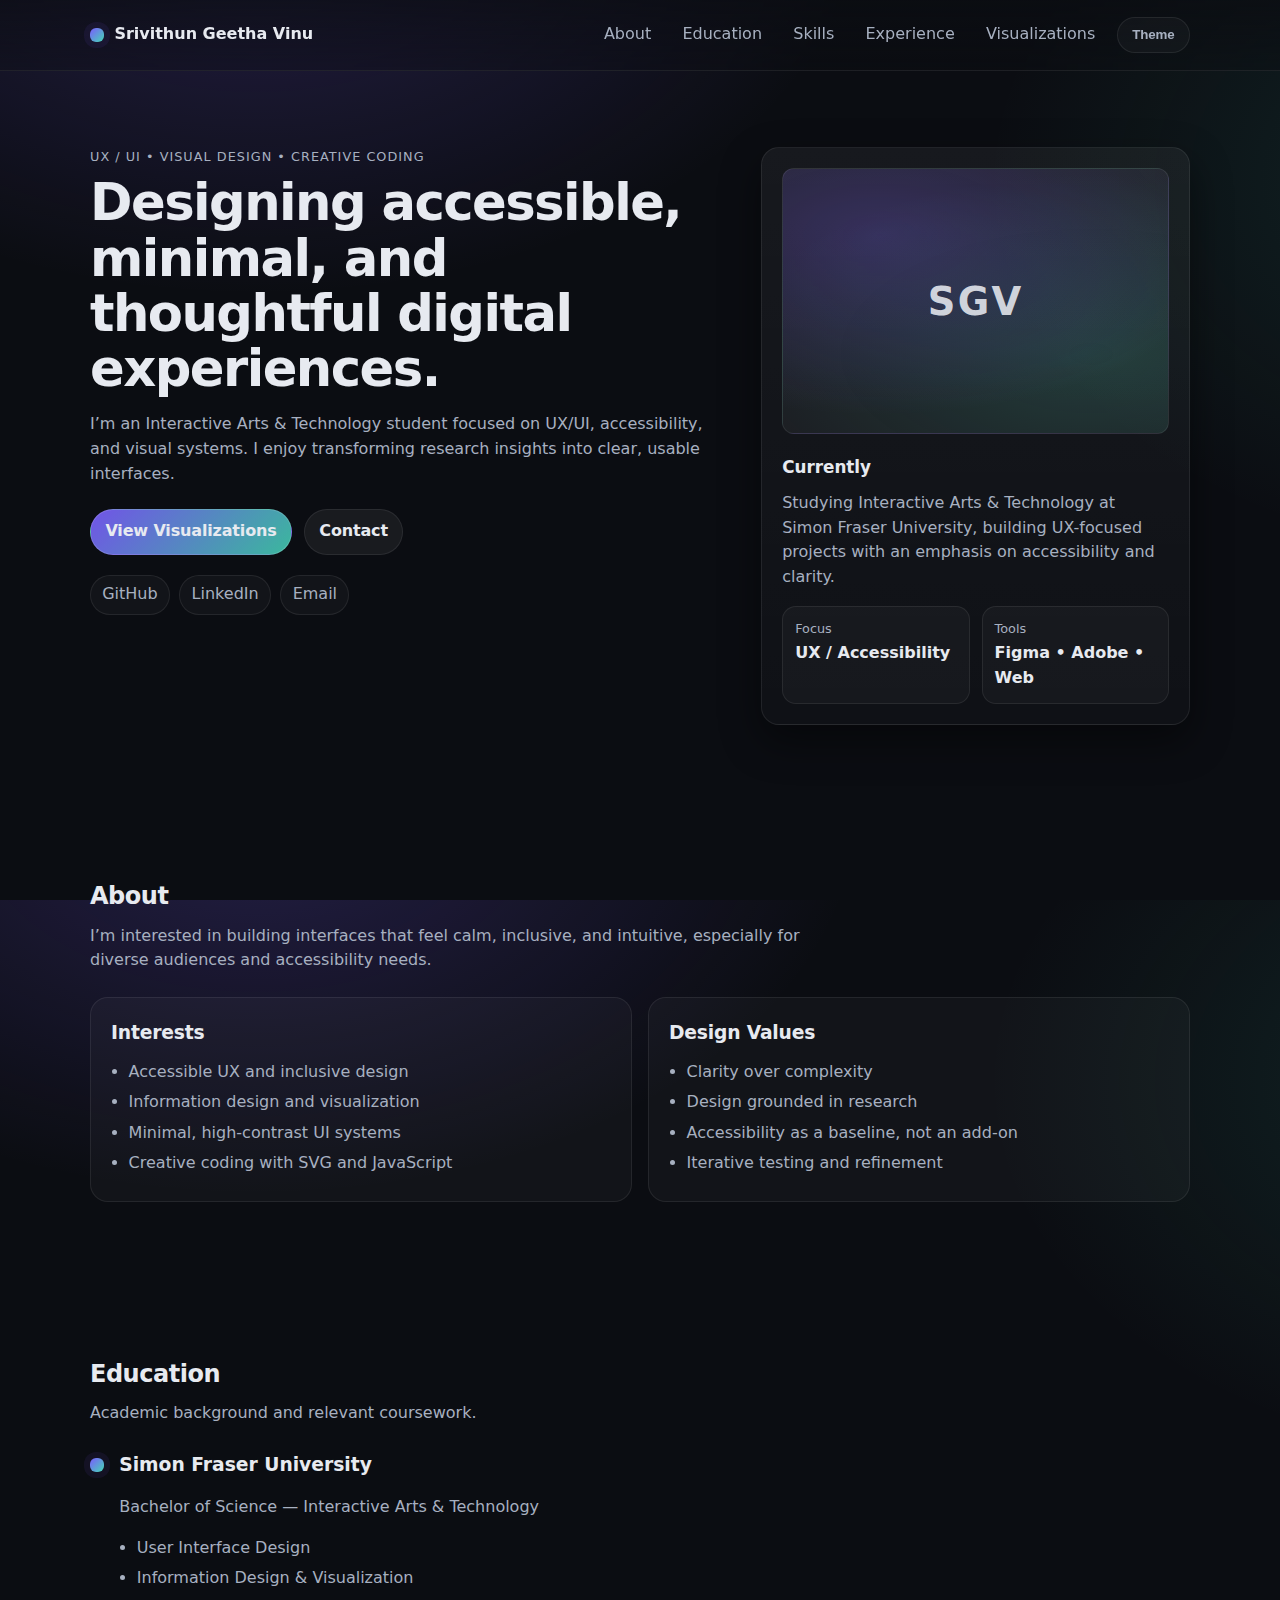
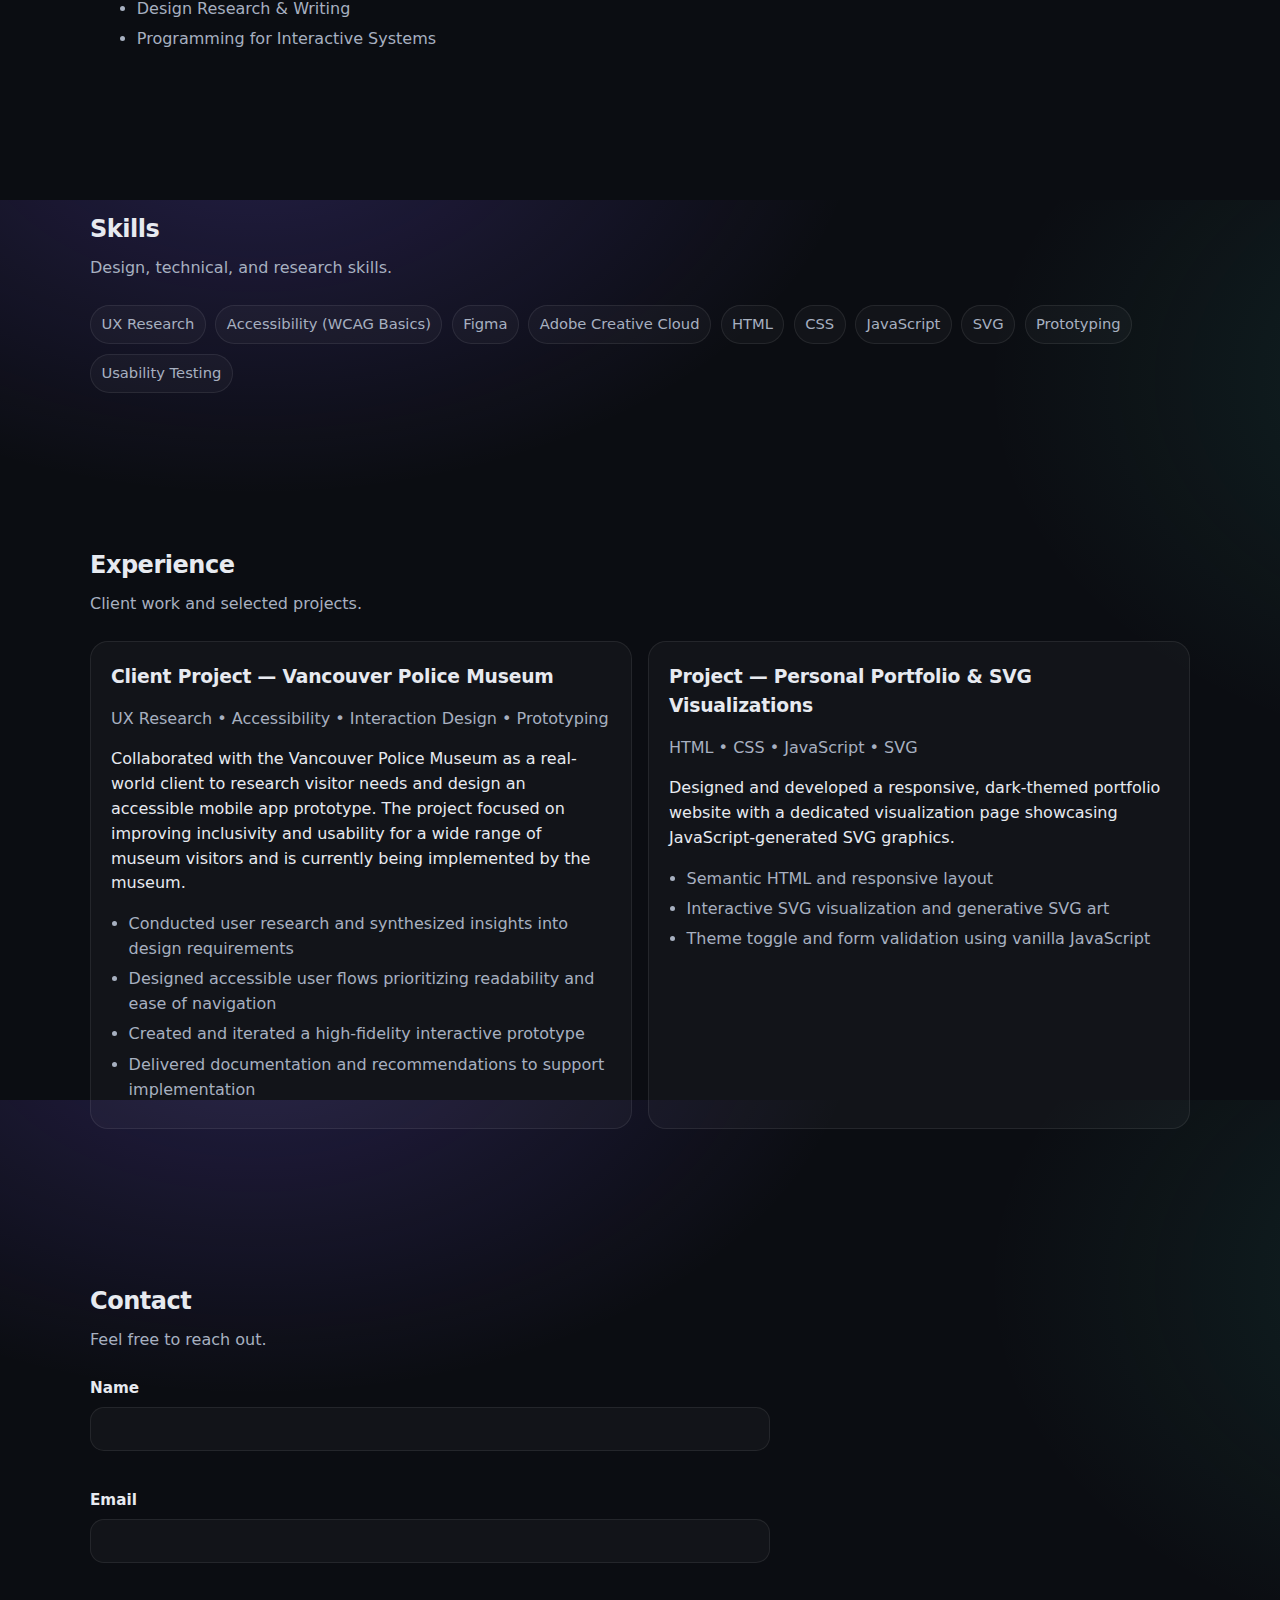
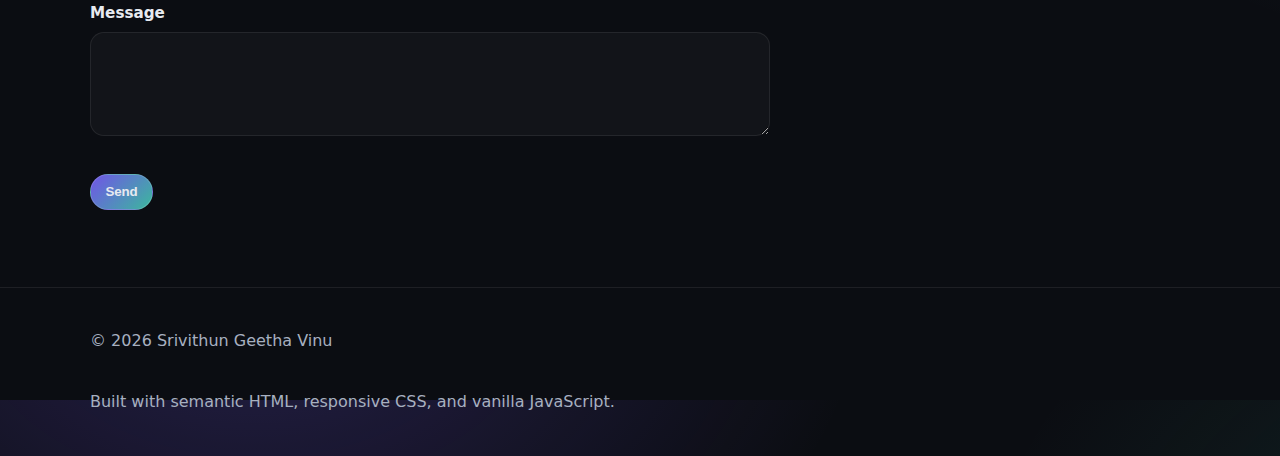
<file: index.html>
<!doctype html>
<html lang="en">
  <head>
    <meta charset="UTF-8" />
    <meta name="viewport" content="width=device-width, initial-scale=1" />
    <title>Srivithun Geetha Vinu — UX / Visual Designer</title>
    <meta
      name="description"
      content="Minimal dark portfolio of Srivithun Geetha Vinu — UX, visual design, and creative coding."
    />
    <link rel="stylesheet" href="style.css" />
    <script defer src="main.js"></script>
  </head>

  <body>
    <a class="skip-link" href="#main">Skip to content</a>

    <!-- ================= HEADER ================= -->
    <header class="site-header">
      <div class="container header-inner">
        <a class="brand" href="index.html" aria-label="Home">
          <span class="brand-mark" aria-hidden="true"></span>
          <span class="brand-name">Srivithun Geetha Vinu</span>
        </a>

        <nav class="nav" aria-label="Primary navigation">
          <a class="nav-link" href="#about">About</a>
          <a class="nav-link" href="#education">Education</a>
          <a class="nav-link" href="#skills">Skills</a>
          <a class="nav-link" href="#experience">Experience</a>
          <a class="nav-link" href="visualizations.html">Visualizations</a>
          <button
            class="btn btn-ghost"
            id="themeToggle"
            type="button"
            aria-pressed="false"
            aria-label="Toggle theme"
          >
            Theme
          </button>
        </nav>
      </div>
    </header>

    <!-- ================= MAIN ================= -->
    <main id="main">
      <!-- ================= HERO ================= -->
      <section class="hero">
        <div class="container hero-grid">
          <div class="hero-copy">
            <p class="eyebrow">UX / UI • Visual Design • Creative Coding</p>
            <h1 class="headline">
              Designing accessible, minimal, and thoughtful digital experiences.
            </h1>
            <p class="subhead">
              I’m an Interactive Arts & Technology student focused on UX/UI,
              accessibility, and visual systems. I enjoy transforming research
              insights into clear, usable interfaces.
            </p>

            <div class="hero-actions">
              <a class="btn btn-primary" href="visualizations.html">
                View Visualizations
              </a>
              <a class="btn btn-secondary" href="#contact">
                Contact
              </a>
            </div>

            <ul class="meta-row">
              <li>
                <a class="pill" href="https://github.com/" target="_blank" rel="noreferrer">
                  GitHub
                </a>
              </li>
              <li>
                <a class="pill" href="https://www.linkedin.com/" target="_blank" rel="noreferrer">
                  LinkedIn
                </a>
              </li>
              <li>
                <a class="pill" href="mailto:yourname@email.com">
                  Email
                </a>
              </li>
            </ul>
          </div>

          <aside class="hero-card" aria-label="Profile summary">
            <figure class="avatar">
              <div class="avatar-placeholder" aria-hidden="true">
                <span>SGV</span>
              </div>
            </figure>

            <div class="card-content">
              <h2 class="card-title">Currently</h2>
              <p class="card-text">
                Studying Interactive Arts & Technology at Simon Fraser University,
                building UX-focused projects with an emphasis on accessibility
                and clarity.
              </p>

              <div class="card-stats">
                <div class="stat">
                  <span class="stat-label">Focus</span>
                  <span class="stat-value">UX / Accessibility</span>
                </div>
                <div class="stat">
                  <span class="stat-label">Tools</span>
                  <span class="stat-value">Figma • Adobe • Web</span>
                </div>
              </div>
            </div>
          </aside>
        </div>
      </section>

      <!-- ================= ABOUT ================= -->
      <section id="about" class="section">
        <div class="container">
          <header class="section-head">
            <h2>About</h2>
            <p>
              I’m interested in building interfaces that feel calm, inclusive,
              and intuitive, especially for diverse audiences and accessibility
              needs.
            </p>
          </header>

          <div class="grid-2">
            <article class="panel">
              <h3>Interests</h3>
              <ul class="bullets">
                <li>Accessible UX and inclusive design</li>
                <li>Information design and visualization</li>
                <li>Minimal, high-contrast UI systems</li>
                <li>Creative coding with SVG and JavaScript</li>
              </ul>
            </article>

            <article class="panel">
              <h3>Design Values</h3>
              <ul class="bullets">
                <li>Clarity over complexity</li>
                <li>Design grounded in research</li>
                <li>Accessibility as a baseline, not an add-on</li>
                <li>Iterative testing and refinement</li>
              </ul>
            </article>
          </div>
        </div>
      </section>

      <!-- ================= EDUCATION ================= -->
      <section id="education" class="section">
        <div class="container">
          <header class="section-head">
            <h2>Education</h2>
            <p>Academic background and relevant coursework.</p>
          </header>

          <div class="timeline">
            <article class="timeline-item">
              <div class="timeline-dot"></div>
              <div class="timeline-body">
                <h3>Simon Fraser University</h3>
                <p class="muted">
                  Bachelor of Science — Interactive Arts & Technology
                </p>
                <ul class="bullets">
                  <li>User Interface Design</li>
                  <li>Information Design & Visualization</li>
                  <li>Design Research & Writing</li>
                  <li>Programming for Interactive Systems</li>
                </ul>
              </div>
            </article>
          </div>
        </div>
      </section>

      <!-- ================= SKILLS ================= -->
      <section id="skills" class="section">
        <div class="container">
          <header class="section-head">
            <h2>Skills</h2>
            <p>Design, technical, and research skills.</p>
          </header>

          <div class="chips">
            <span class="chip">UX Research</span>
            <span class="chip">Accessibility (WCAG Basics)</span>
            <span class="chip">Figma</span>
            <span class="chip">Adobe Creative Cloud</span>
            <span class="chip">HTML</span>
            <span class="chip">CSS</span>
            <span class="chip">JavaScript</span>
            <span class="chip">SVG</span>
            <span class="chip">Prototyping</span>
            <span class="chip">Usability Testing</span>
          </div>
        </div>
      </section>

      <!-- ================= EXPERIENCE ================= -->
      <section id="experience" class="section">
        <div class="container">
          <header class="section-head">
            <h2>Experience</h2>
            <p>Client work and selected projects.</p>
          </header>

          <div class="cards">
            <article class="card">
              <h3>Client Project — Vancouver Police Museum</h3>
              <p class="muted">
                UX Research • Accessibility • Interaction Design • Prototyping
              </p>
              <p>
                Collaborated with the Vancouver Police Museum as a real-world
                client to research visitor needs and design an accessible mobile
                app prototype. The project focused on improving inclusivity and
                usability for a wide range of museum visitors and is currently
                being implemented by the museum.
              </p>
              <ul class="bullets">
                <li>Conducted user research and synthesized insights into design requirements</li>
                <li>Designed accessible user flows prioritizing readability and ease of navigation</li>
                <li>Created and iterated a high-fidelity interactive prototype</li>
                <li>Delivered documentation and recommendations to support implementation</li>
              </ul>
            </article>

            <article class="card">
              <h3>Project — Personal Portfolio & SVG Visualizations</h3>
              <p class="muted">HTML • CSS • JavaScript • SVG</p>
              <p>
                Designed and developed a responsive, dark-themed portfolio
                website with a dedicated visualization page showcasing
                JavaScript-generated SVG graphics.
              </p>
              <ul class="bullets">
                <li>Semantic HTML and responsive layout</li>
                <li>Interactive SVG visualization and generative SVG art</li>
                <li>Theme toggle and form validation using vanilla JavaScript</li>
              </ul>
            </article>
          </div>
        </div>
      </section>

      <!-- ================= CONTACT ================= -->
      <section id="contact" class="section">
        <div class="container">
          <header class="section-head">
            <h2>Contact</h2>
            <p>Feel free to reach out.</p>
          </header>

          <form class="form" id="contactForm" novalidate>
            <div class="form-row">
              <label for="name">Name</label>
              <input id="name" name="name" type="text" required />
              <small class="error" id="nameError"></small>
            </div>

            <div class="form-row">
              <label for="email">Email</label>
              <input id="email" name="email" type="email" required />
              <small class="error" id="emailError"></small>
            </div>

            <div class="form-row">
              <label for="message">Message</label>
              <textarea id="message" name="message" rows="5" required></textarea>
              <small class="error" id="messageError"></small>
            </div>

            <div class="form-actions">
              <button class="btn btn-primary" type="submit">Send</button>
              <p class="form-note" id="formNote"></p>
            </div>
          </form>
        </div>
      </section>
    </main>

    <!-- ================= FOOTER ================= -->
    <footer class="site-footer">
      <div class="container footer-inner">
        <p class="muted">© <span id="year"></span> Srivithun Geetha Vinu</p>
        <p class="muted">
          Built with semantic HTML, responsive CSS, and vanilla JavaScript.
        </p>
      </div>
    </footer>
  </body>
</html>
</file>
<file: style.css>
/* ============ Base / Tokens ============ */
:root {
  --bg: #0b0d12;
  --panel: #101521;
  --panel-2: #0f1320;
  --text: #e7eaf0;
  --muted: #a7b0c0;
  --border: rgba(255, 255, 255, 0.08);
  --shadow: 0 16px 40px rgba(0, 0, 0, 0.45);

  --accent: #7c5cff;
  --accent-2: #44d7b6;

  --radius: 18px;
  --radius-sm: 12px;

  --maxw: 1100px;
}

/* Optional light theme (toggle via JS) */
[data-theme="light"] {
  --bg: #f7f8fb;
  --panel: #ffffff;
  --panel-2: #f1f3f8;
  --text: #111522;
  --muted: #566079;
  --border: rgba(17, 21, 34, 0.12);
  --shadow: 0 16px 35px rgba(17, 21, 34, 0.12);

  --accent: #3b5bff;
  --accent-2: #0ea5a4;
}

*,
*::before,
*::after {
  box-sizing: border-box;
}

html,
body {
  height: 100%;
}

body {
  margin: 0;
  font-family: ui-sans-serif, system-ui, -apple-system, Segoe UI, Roboto, Arial,
    "Apple Color Emoji", "Segoe UI Emoji";
  background: radial-gradient(1100px 700px at 20% -10%, rgba(124, 92, 255, 0.22), transparent 55%),
    radial-gradient(1000px 700px at 120% 20%, rgba(68, 215, 182, 0.12), transparent 55%),
    var(--bg);
  color: var(--text);
  line-height: 1.55;
}

img {
  max-width: 100%;
  display: block;
}

a {
  color: inherit;
  text-decoration: none;
}

code {
  font-family: ui-monospace, SFMono-Regular, Menlo, Monaco, Consolas, "Liberation Mono",
    "Courier New", monospace;
  font-size: 0.95em;
}

/* ============ Layout ============ */
.container {
  width: min(var(--maxw), calc(100% - 2rem));
  margin: 0 auto;
}

.section {
  padding: clamp(3rem, 6vw, 5.5rem) 0;
}

.section-head {
  display: grid;
  gap: 0.5rem;
  margin-bottom: 1.5rem;
}

.section-head h1,
.section-head h2 {
  margin: 0;
  letter-spacing: -0.02em;
}

.section-head p {
  margin: 0;
  color: var(--muted);
  max-width: 70ch;
}

.muted {
  color: var(--muted);
}

/* ============ Header / Nav ============ */
.site-header {
  position: sticky;
  top: 0;
  z-index: 50;
  backdrop-filter: blur(10px);
  background: linear-gradient(to bottom, rgba(11, 13, 18, 0.7), rgba(11, 13, 18, 0.35));
  border-bottom: 1px solid var(--border);
}

[data-theme="light"] .site-header {
  background: linear-gradient(to bottom, rgba(247, 248, 251, 0.8), rgba(247, 248, 251, 0.55));
}

.header-inner {
  display: flex;
  align-items: center;
  justify-content: space-between;
  padding: 0.9rem 0;
  gap: 1rem;
}

.brand {
  display: inline-flex;
  align-items: center;
  gap: 0.65rem;
  font-weight: 650;
}

.brand-mark {
  width: 14px;
  height: 14px;
  border-radius: 6px;
  background: linear-gradient(135deg, var(--accent), var(--accent-2));
  box-shadow: 0 0 0 6px rgba(124, 92, 255, 0.08);
}

.nav {
  display: flex;
  align-items: center;
  gap: 0.75rem;
  flex-wrap: wrap;
  justify-content: flex-end;
}

.nav-link {
  padding: 0.5rem 0.6rem;
  color: var(--muted);
  border-radius: 10px;
  transition: background 150ms ease, color 150ms ease;
}

.nav-link:hover,
.nav-link:focus-visible {
  color: var(--text);
  background: rgba(255, 255, 255, 0.06);
  outline: none;
}

.nav-link.active {
  color: var(--text);
  background: rgba(124, 92, 255, 0.14);
  border: 1px solid rgba(124, 92, 255, 0.22);
}

/* ============ Hero ============ */
.hero {
  padding: clamp(2.5rem, 6vw, 5rem) 0;
}

.hero-grid {
  display: grid;
  gap: 1.25rem;
  align-items: start;
}

@media (min-width: 900px) {
  .hero-grid {
    grid-template-columns: 1.2fr 0.8fr;
    gap: 1.75rem;
  }
}

.eyebrow {
  margin: 0;
  color: var(--muted);
  letter-spacing: 0.08em;
  text-transform: uppercase;
  font-size: 0.8rem;
}

.headline {
  margin: 0.5rem 0 0;
  font-size: clamp(2rem, 4.4vw, 3.2rem);
  line-height: 1.08;
  letter-spacing: -0.03em;
}

.subhead {
  margin: 1rem 0 0;
  color: var(--muted);
  max-width: 70ch;
}

.hero-actions {
  display: flex;
  gap: 0.75rem;
  flex-wrap: wrap;
  margin-top: 1.4rem;
}

.meta-row {
  list-style: none;
  padding: 0;
  margin: 1.25rem 0 0;
  display: flex;
  gap: 0.6rem;
  flex-wrap: wrap;
}

.pill {
  display: inline-flex;
  align-items: center;
  padding: 0.42rem 0.7rem;
  border-radius: 999px;
  border: 1px solid var(--border);
  background: rgba(255, 255, 255, 0.03);
  color: var(--muted);
  transition: transform 150ms ease, color 150ms ease, border-color 150ms ease;
}

.pill:hover,
.pill:focus-visible {
  transform: translateY(-1px);
  color: var(--text);
  border-color: rgba(255, 255, 255, 0.18);
  outline: none;
}

.hero-card {
  border: 1px solid var(--border);
  background: linear-gradient(180deg, rgba(255, 255, 255, 0.05), rgba(255, 255, 255, 0.02));
  border-radius: var(--radius);
  box-shadow: var(--shadow);
  overflow: hidden;
}

.avatar {
  margin: 0;
  padding: 1.25rem 1.25rem 0;
}

.avatar-placeholder {
  width: 100%;
  aspect-ratio: 16/11;
  border-radius: var(--radius-sm);
  background: radial-gradient(600px 300px at 25% 25%, rgba(124, 92, 255, 0.25), transparent 60%),
    radial-gradient(600px 300px at 80% 70%, rgba(68, 215, 182, 0.16), transparent 60%),
    rgba(255, 255, 255, 0.04);
  border: 1px solid var(--border);
  display: grid;
  place-items: center;
  color: rgba(231, 234, 240, 0.9);
  font-weight: 800;
  font-size: 2.4rem;
  letter-spacing: 0.06em;
}

.card-content {
  padding: 1.25rem;
}

.card-title {
  margin: 0;
  font-size: 1.05rem;
}

.card-text {
  margin: 0.65rem 0 0;
  color: var(--muted);
}

.card-stats {
  margin-top: 1rem;
  display: grid;
  grid-template-columns: 1fr 1fr;
  gap: 0.75rem;
}

.stat {
  border: 1px solid var(--border);
  background: rgba(255, 255, 255, 0.03);
  border-radius: 14px;
  padding: 0.75rem;
}

.stat-label {
  display: block;
  font-size: 0.8rem;
  color: var(--muted);
}

.stat-value {
  display: block;
  margin-top: 0.15rem;
  font-weight: 650;
}

/* ============ Sections / Components ============ */
.grid-2 {
  display: grid;
  gap: 1rem;
}

@media (min-width: 860px) {
  .grid-2 {
    grid-template-columns: 1fr 1fr;
  }
}

.panel,
.card {
  border: 1px solid var(--border);
  background: rgba(255, 255, 255, 0.03);
  border-radius: var(--radius);
  padding: 1.25rem;
}

.panel h3,
.card h3 {
  margin: 0;
  letter-spacing: -0.01em;
}

.bullets {
  margin: 0.8rem 0 0;
  padding-left: 1.1rem;
  color: var(--muted);
}

.bullets li {
  margin: 0.35rem 0;
}

.timeline {
  display: grid;
  gap: 1rem;
}

.timeline-item {
  position: relative;
  display: grid;
  grid-template-columns: 14px 1fr;
  gap: 0.95rem;
  align-items: start;
}

.timeline-dot {
  margin-top: 0.5rem;
  width: 14px;
  height: 14px;
  border-radius: 6px;
  background: linear-gradient(135deg, var(--accent), var(--accent-2));
  box-shadow: 0 0 0 6px rgba(124, 92, 255, 0.08);
}

.timeline-body h3 {
  margin: 0;
}

.chips {
  display: flex;
  flex-wrap: wrap;
  gap: 0.6rem;
}

.chip {
  border: 1px solid var(--border);
  background: rgba(255, 255, 255, 0.03);
  color: var(--muted);
  padding: 0.45rem 0.65rem;
  border-radius: 999px;
  font-size: 0.92rem;
}

.cards {
  display: grid;
  gap: 1rem;
}

@media (min-width: 900px) {
  .cards {
    grid-template-columns: 1fr 1fr;
  }
}

/* ============ Buttons / Forms ============ */
.btn {
  border: 1px solid var(--border);
  border-radius: 999px;
  padding: 0.58rem 0.9rem;
  font-weight: 650;
  letter-spacing: -0.01em;
  cursor: pointer;
  background: transparent;
  color: var(--text);
  transition: transform 150ms ease, background 150ms ease, border-color 150ms ease;
}

.btn:hover,
.btn:focus-visible {
  transform: translateY(-1px);
  outline: none;
}

.btn-primary {
  background: linear-gradient(135deg, rgba(124, 92, 255, 0.9), rgba(68, 215, 182, 0.85));
  border-color: rgba(255, 255, 255, 0.15);
}

.btn-secondary {
  background: rgba(255, 255, 255, 0.06);
}

.btn-ghost {
  background: rgba(255, 255, 255, 0.03);
  color: var(--muted);
}

.form {
  margin-top: 1rem;
  display: grid;
  gap: 0.9rem;
  max-width: 680px;
}

.form-row {
  display: grid;
  gap: 0.4rem;
}

label {
  font-weight: 650;
  font-size: 0.95rem;
}

input,
textarea {
  width: 100%;
  padding: 0.85rem 0.9rem;
  border-radius: 14px;
  border: 1px solid var(--border);
  background: rgba(255, 255, 255, 0.03);
  color: var(--text);
}

input:focus-visible,
textarea:focus-visible {
  outline: 2px solid rgba(124, 92, 255, 0.35);
  outline-offset: 2px;
}

.error {
  min-height: 1.1rem;
  color: #ff6b6b;
}

.form-actions {
  display: flex;
  gap: 1rem;
  flex-wrap: wrap;
  align-items: center;
}

.form-note {
  margin: 0;
  color: var(--muted);
}

/* ============ Visualization Page ============ */
.viz-block {
  margin-top: 1.6rem;
}

.viz-title {
  margin: 0;
  letter-spacing: -0.01em;
}

.viz-desc {
  margin: 0.5rem 0 0;
  max-width: 80ch;
}

.viz-canvas {
  width: 100%;
  margin-top: 1rem;
  border: 1px solid var(--border);
  background: rgba(255, 255, 255, 0.03);
  border-radius: var(--radius);
  padding: 1rem;
  overflow: hidden;
}

.viz-canvas > div,
.viz-canvas .vega-embed,
.viz-canvas .vega-embed > div,
.viz-canvas svg {
  width: 100% !important;
  max-width: 100% !important;
}

.viz-actions {
  display: flex;
  gap: 0.75rem;
  flex-wrap: wrap;
  margin-top: 1rem;
}

/* ============ Footer ============ */
.site-footer {
  border-top: 1px solid var(--border);
  padding: 1.6rem 0;
}

.footer-inner {
  display: grid;
  gap: 0.25rem;
}

/* ============ Accessibility Helpers ============ */
.skip-link {
  position: absolute;
  left: -999px;
  top: 0.5rem;
  background: var(--panel);
  color: var(--text);
  border: 1px solid var(--border);
  padding: 0.5rem 0.75rem;
  border-radius: 12px;
}

.skip-link:focus {
  left: 1rem;
  z-index: 1000;
}

.sr-only {
  position: absolute;
  width: 1px;
  height: 1px;
  padding: 0;
  margin: -1px;
  overflow: hidden;
  clip: rect(0, 0, 0, 0);
  border: 0;
}
</file>
